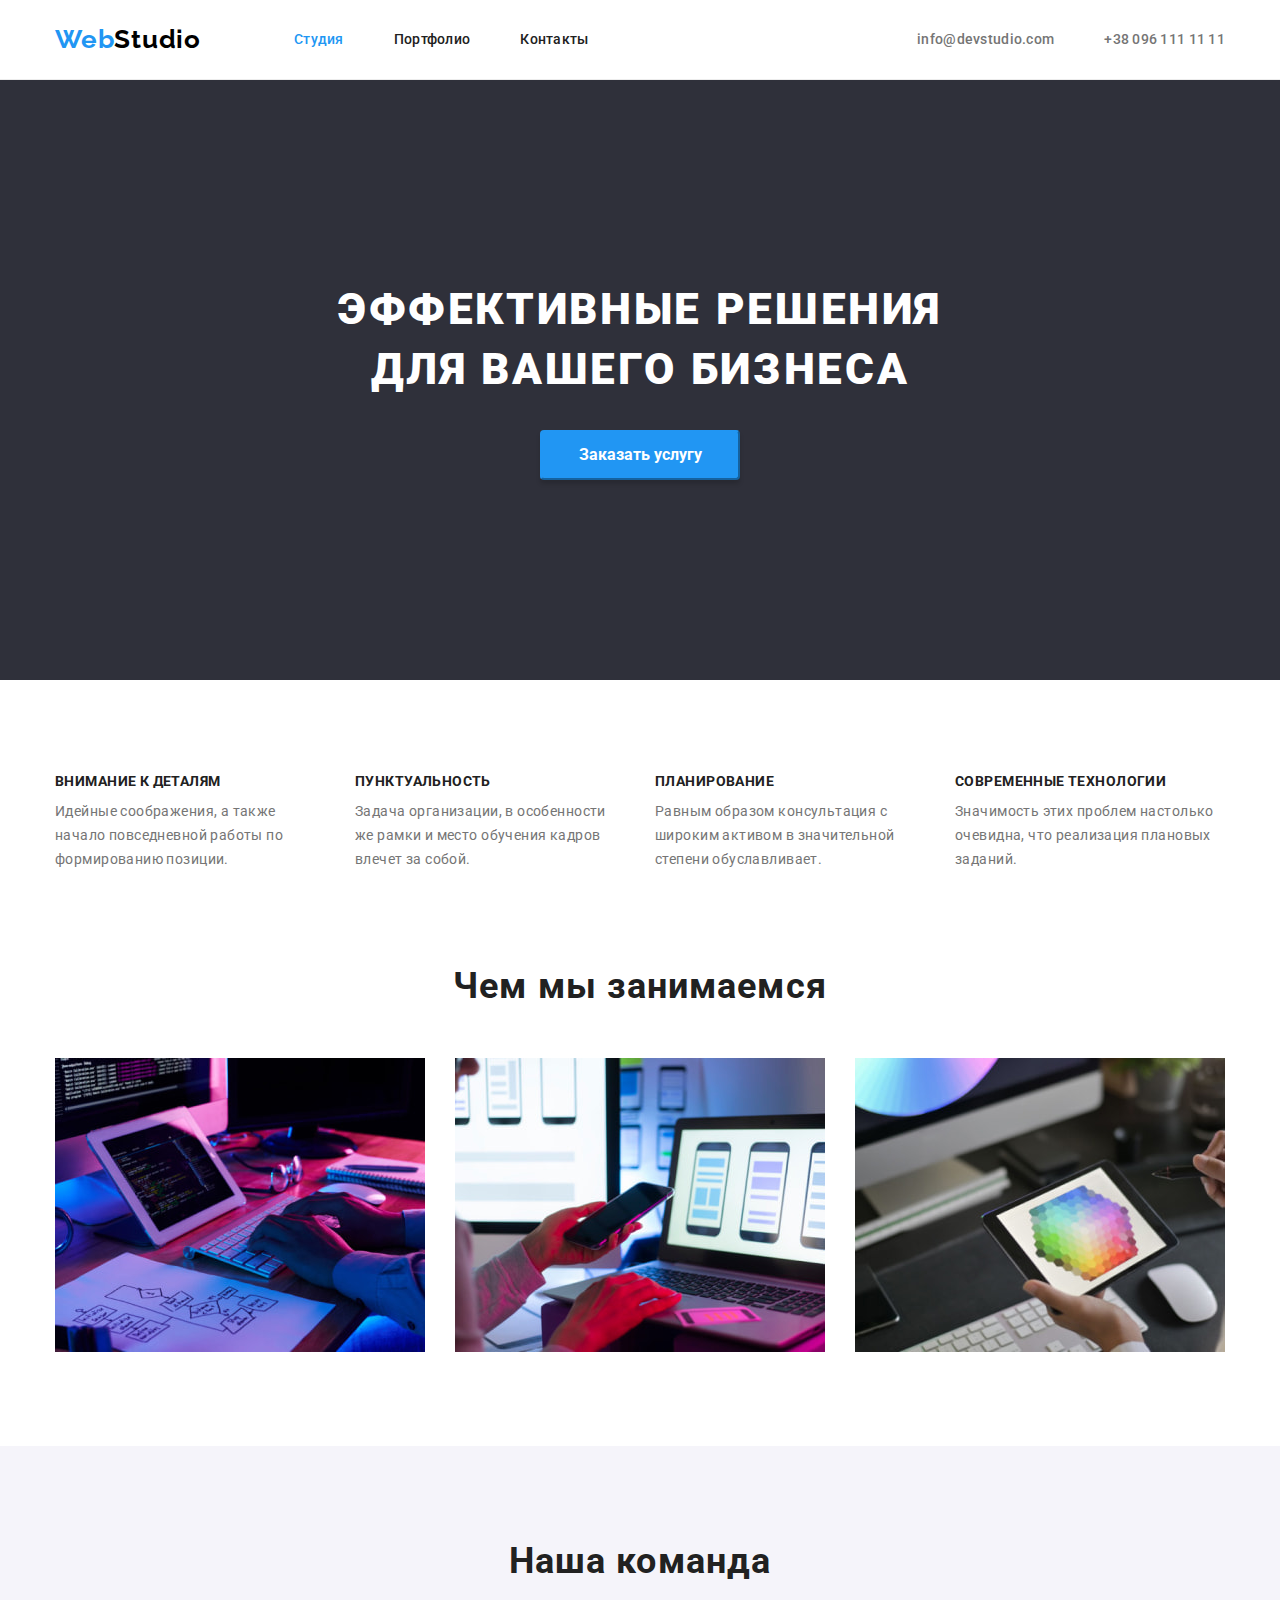
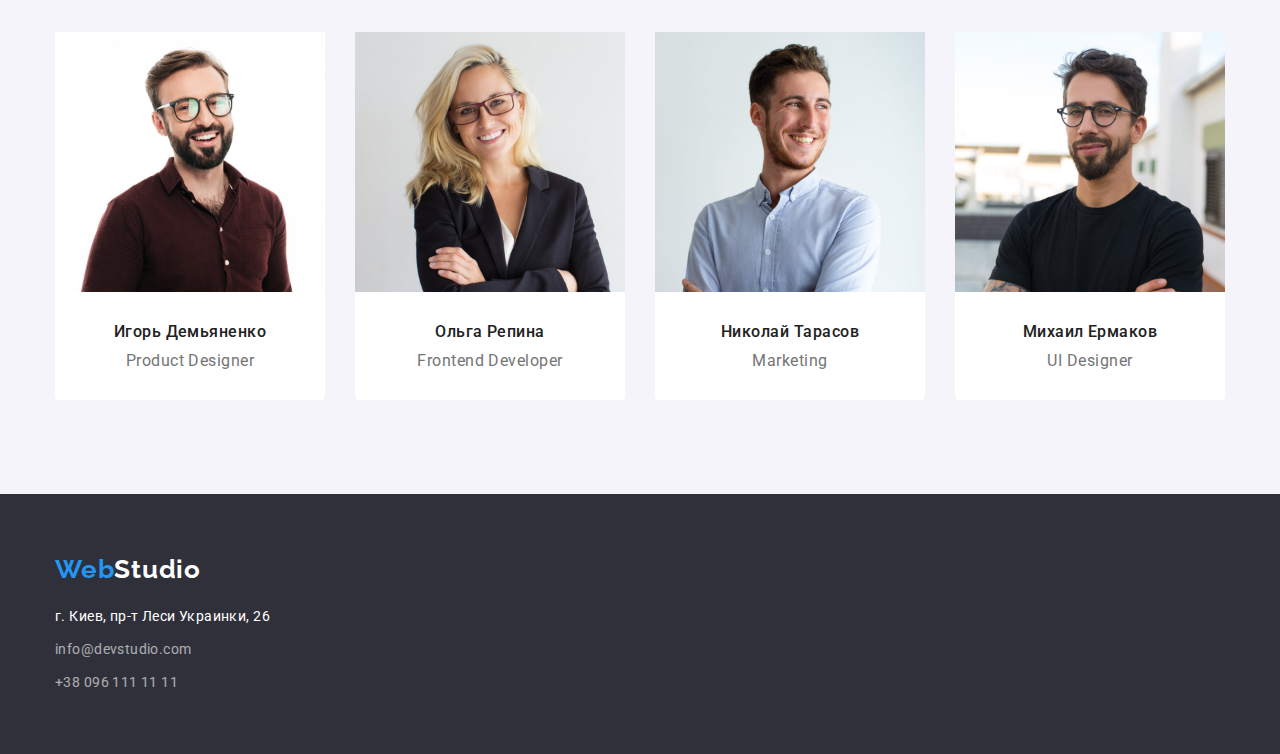
<file: index.html>
<!DOCTYPE html>
<html lang="ru">
  <head>
    <meta charset="UTF-8" />
    <meta http-equiv="X-UA-Compatible" content="IE=edge" />
    <meta name="viewport" content="width=device-width, initial-scale=1.0" />
    <link rel="preconnect" href="https://fonts.googleapis.com" />
    <link rel="preconnect" href="https://fonts.gstatic.com" crossorigin />
    <link
      href="https://fonts.googleapis.com/css2?family=Raleway:wght@700&family=Roboto:wght@400;500;700;900&display=swap"
      rel="stylesheet"
    />
    <link
      rel="stylesheet"
      href="https://cdnjs.cloudflare.com/ajax/libs/modern-normalize/1.1.0/modern-normalize.css"
      integrity="sha512-Y0MM+V6ymRKN2zStTqzQ227DWhhp4Mzdo6gnlRnuaNCbc+YN/ZH0sBCLTM4M0oSy9c9VKiCvd4Jk44aCLrNS5Q=="
      crossorigin="anonymous"
      referrerpolicy="no-referrer"
    />
    <link rel="stylesheet" href="./css/styles.css" />
    <title>Студия</title>
  </head>
  <body>
    <!--------------HEADER---------------->
    <header class="header">
      <div class="container">
        <nav class="menu-nav">
          <!-- prettier-ignore -->
          <a href="./index.html" class="link header-logo-text">
            <span>Web</span>Studio
          </a>
          <ul class="menu-nav-list list">
            <li class="menu-nav-item"><a href="./index.html" class="menu-nav-link link current">Студия</a></li>
            <li class="menu-nav-item"><a href="./portfolio.html" class="menu-nav-link link">Портфолио</a></li>
            <li class="menu-nav-item"><a href="" class="menu-nav-link link">Контакты</a></li>
          </ul>
        </nav>
        <ul class="header-contact-list list">
          <li class="header-contact-item">
            <a href="mailto:info@devstudio.com" class="header-contact-link link">info@devstudio.com</a>
          </li>
          <li class="header-contact-item">
            <a href="tel:+380961111111" class="header-contact-link link">+38 096 111 11 11</a>
          </li>
        </ul>
      </div>
    </header>
    <main>
      <!--------------HERO---------------->
      <section class="hero section">
        <div class="container">
          <h1 class="hero-title">
            Эффективные решения
            <!-- <br /> -->
            для вашего бизнеса
          </h1>
          <button type="button" class="hero-btn">Заказать услугу</button>
        </div>
      </section>
      <!--------------ADVANTAGES---------------->
      <section class="advantages section">
        <div class="container">
          <h2 class="visually-hidden advantages-title">Чем мы отличаемся</h2>
          <ul class="advantages-list list">
            <li class="advantages-item">
              <h3 class="advantages-item-title">Внимание к деталям</h3>
              <p class="advantages-item-text">
                Идейные соображения, а также начало повседневной работы по формированию позиции.
              </p>
            </li>
            <li class="advantages-item">
              <h3 class="advantages-item-title">Пунктуальность</h3>
              <p class="advantages-item-text">
                Задача организации, в особенности же рамки и место обучения кадров влечет за собой.
              </p>
            </li>
            <li class="advantages-item">
              <h3 class="advantages-item-title">Планирование</h3>
              <p class="advantages-item-text">
                Равным образом консультация с широким активом в значительной степени обуславливает.
              </p>
            </li>
            <li class="advantages-item">
              <h3 class="advantages-item-title">Современные технологии</h3>
              <p class="advantages-item-text">
                Значимость этих проблем настолько очевидна, что реализация плановых заданий.
              </p>
            </li>
          </ul>
        </div>
      </section>
      <!--------------LINEOFWORK---------------->
      <section class="lineofwork section">
        <div class="container">
          <h2 class="lineofwork-title title">Чем мы занимаемся</h2>
          <ul class="lineofwork-list list">
            <li class="lineofwork-item">
              <img src="./images/box1.jpg" alt="Для десктопа" width="370" />
            </li>
            <li class="lineofwork-item">
              <img src="./images/box2.jpg" alt="Для мобильных устройств" width="370" />
            </li>
            <li class="lineofwork-item">
              <img src="./images/box3.jpg" alt="Дизайн" width="370" />
            </li>
          </ul>
        </div>
      </section>
      <!--------------TEAM---------------->
      <section class="team section">
        <div class="container">
          <h2 class="team-title title">Наша команда</h2>
          <ul class="team-list list">
            <li class="team-item">
              <img src="./images/img01.jpg" alt="Игорь Демьяненко" width="270" />
              <div class="team-item-text">
                <h3 class="team-list-title">Игорь Демьяненко</h3>
                <p lang="en">Product Designer</p>
              </div>
            </li>
            <li class="team-item">
              <img src="./images/img02.jpg" alt="Ольга Репина" width="270" />
              <div class="team-item-text">
                <h3 class="team-list-title">Ольга Репина</h3>
                <p lang="en">Frontend Developer</p>
              </div>
            </li>
            <li class="team-item">
              <img src="./images/img03.jpg" alt="Николай Тарасов" width="270" />
              <div class="team-item-text">
                <h3 class="team-list-title">Николай Тарасов</h3>
                <p lang="en">Marketing</p>
              </div>
            </li>
            <li class="team-item">
              <img src="./images/img04.jpg" alt="Михаил Ермаков" width="270" />
              <div class="team-item-text">
                <h3 class="team-list-title">Михаил Ермаков</h3>
                <p lang="en">UI Designer</p>
              </div>
            </li>
          </ul>
        </div>
      </section>
    </main>
    <!--------------FOOTER---------------->
    <!-- prettier-ignore -->
    <footer class="footer">
      <div class="container">
      <a href="./index.html" class="footer-logo-text link">
        <span>Web</span>Studio
      </a>
      <address class="footer-contacts">
        <ul class="footer-contact-list list">
          <li class="footer-contact-item">
            <a  href="https://goo.gl/maps/B8DsiX6sq6uUKrXw9"
                target="_blank"
                rel="noopener noreferrer nofollow"
                class="footer-contact-link address-link link">
                г. Киев, пр-т Леси Украинки, 26
            </a>
          </li>
          <li class="footer-contact-item">
            <a href="mailto:info@devstudio.com" 
            class="footer-contact-link link">info@devstudio.com</a>
          </li>
          <li class="footer-contact-item">
            <a href="tel:+380961111111" 
            class="footer-contact-link link">+38 096 111 11 11</a>
          </li>
        </ul>
      </address>
      </div>
    </footer>
  </body>
</html>
</file>
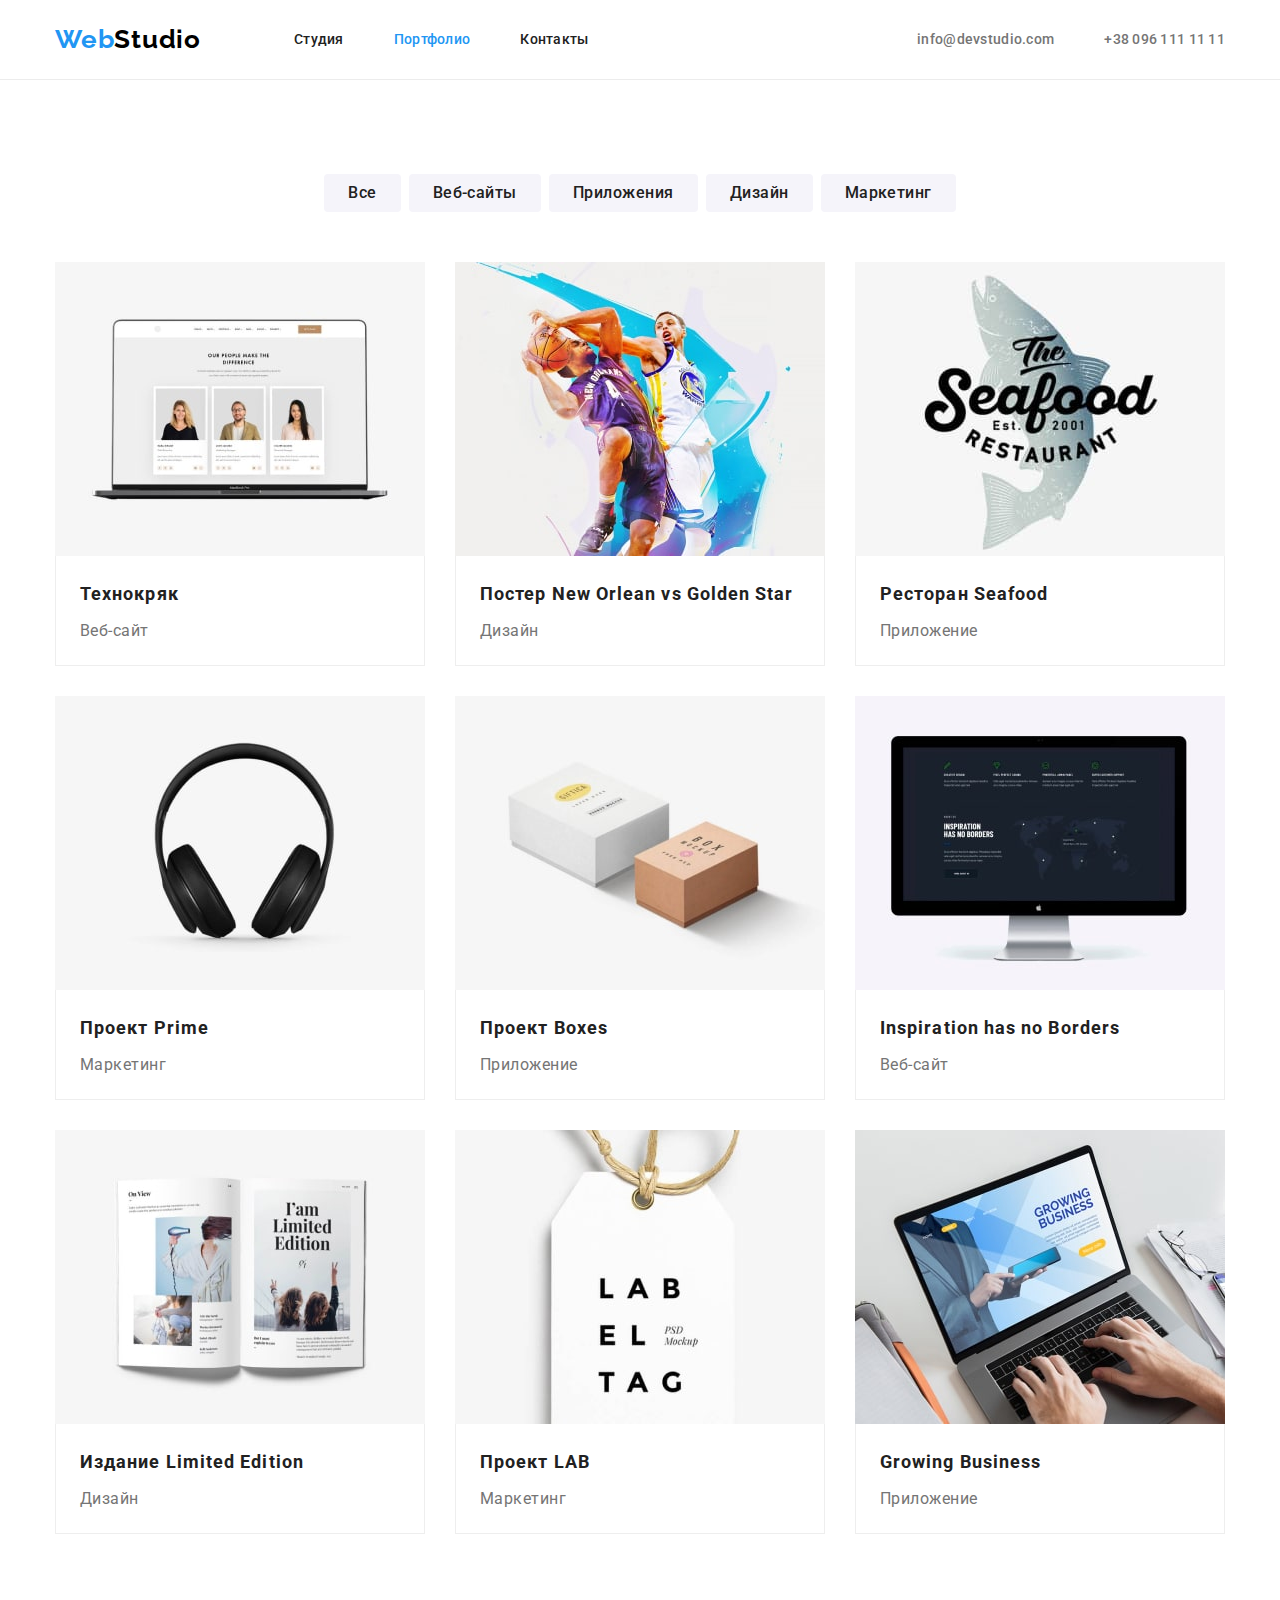
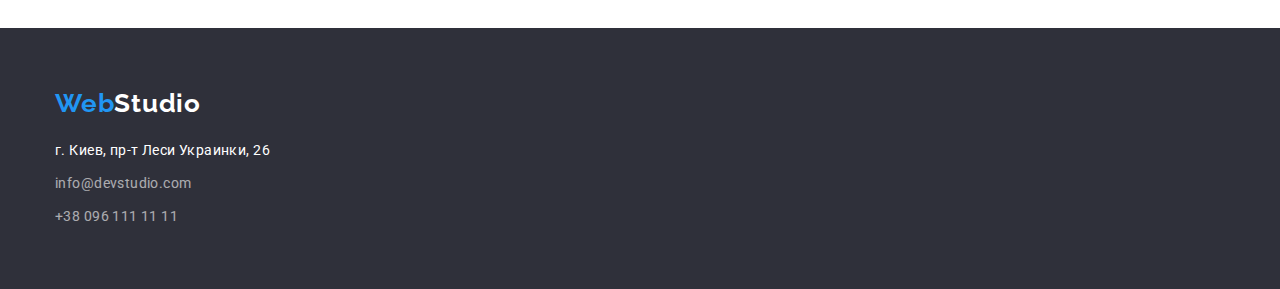
<file: portfolio.html>
<!DOCTYPE html>
<html lang="ru">
  <head>
    <meta charset="UTF-8" />
    <meta http-equiv="X-UA-Compatible" content="IE=edge" />
    <meta name="viewport" content="width=device-width, initial-scale=1.0" />
    <link rel="preconnect" href="https://fonts.googleapis.com" />
    <link rel="preconnect" href="https://fonts.gstatic.com" crossorigin />
    <link
      href="https://fonts.googleapis.com/css2?family=Raleway:wght@700&family=Roboto:wght@400;500;700;900&display=swap"
      rel="stylesheet"
    />
    <link
      rel="stylesheet"
      href="https://cdnjs.cloudflare.com/ajax/libs/modern-normalize/1.1.0/modern-normalize.css"
      integrity="sha512-Y0MM+V6ymRKN2zStTqzQ227DWhhp4Mzdo6gnlRnuaNCbc+YN/ZH0sBCLTM4M0oSy9c9VKiCvd4Jk44aCLrNS5Q=="
      crossorigin="anonymous"
      referrerpolicy="no-referrer"
    />
    <link rel="stylesheet" href="./css/styles.css" />
    <title>Портфолио</title>
  </head>
  <body>
    <header class="header">
      <div class="container">
        <nav class="menu-nav">
          <!-- prettier-ignore -->
          <a href="./index.html" class="header-logo-text link">
            <span>Web</span>Studio
          </a>
          <ul class="menu-nav-list list">
            <li class="menu-nav-item"><a href="./index.html" class="menu-nav-link link">Студия</a></li>
            <li class="menu-nav-item"><a href="./portfolio.html" class="menu-nav-link link current">Портфолио</a></li>
            <li class="menu-nav-item"><a href="" class="menu-nav-link link">Контакты</a></li>
          </ul>
        </nav>
        <ul class="header-contact-list list">
          <li class="header-contact-item">
            <a href="mailto:info@devstudio.com" class="header-contact-link link">info@devstudio.com</a>
          </li>
          <li class="header-contact-item">
            <a href="tel:+380961111111" class="header-contact-link link">+38 096 111 11 11</a>
          </li>
        </ul>
      </div>
    </header>
    <main>
      <section class="section">
        <div class="container">
          <h1 class="portfolio-title title visually-hidden">Список работ нашей студии</h1>
          <ul class="filter-btn-list list">
            <li class="filter-btn-item"><button class="filter-btn" type="button">Все</button></li>
            <li class="filter-btn-item"><button class="filter-btn" type="button">Веб-сайты</button></li>
            <li class="filter-btn-item"><button class="filter-btn" type="button">Приложения</button></li>
            <li class="filter-btn-item"><button class="filter-btn" type="button">Дизайн</button></li>
            <li class="filter-btn-item"><button class="filter-btn" type="button">Маркетинг</button></li>
          </ul>
          <ul class="portfolio-list list">
            <li class="portfolio-item">
              <img src="./images2/portfolio01.jpg" alt="Технокряк" width="370" height="294" height="294" />
              <div class="portfolio-item-text">
                <h2>Технокряк</h2>
                <p>Веб-сайт</p>
              </div>
            </li>
            <li class="portfolio-item">
              <img src="./images2/portfolio02.jpg" alt="Постер New Orlean vs Golden Star" width="370" height="294" />
              <div class="portfolio-item-text">
                <h2>Постер New Orlean vs Golden Star</h2>
                <p>Дизайн</p>
              </div>
            </li>
            <li class="portfolio-item">
              <img src="./images2/portfolio03.jpg" alt="Ресторан Seafood" width="370" height="294" />
              <div class="portfolio-item-text">
                <h2>Ресторан Seafood</h2>
                <p>Приложение</p>
              </div>
            </li>
            <li class="portfolio-item">
              <img src="./images2/portfolio04.jpg" alt="Проект Prime" width="370" height="294" />
              <div class="portfolio-item-text">
                <h2>Проект Prime</h2>
                <p>Маркетинг</p>
              </div>
            </li>
            <li class="portfolio-item">
              <img src="./images2/portfolio05.jpg" alt="Проект Boxes" width="370" height="294" />
              <div class="portfolio-item-text">
                <h2>Проект Boxes</h2>
                <p>Приложение</p>
              </div>
            </li>
            <li class="portfolio-item">
              <img src="./images2/portfolio06.jpg" alt="Inspiration has no Borders" width="370" height="294" />
              <div class="portfolio-item-text">
                <h2>Inspiration has no Borders</h2>
                <p>Веб-сайт</p>
              </div>
            </li>
            <li class="portfolio-item">
              <img src="./images2/portfolio07.jpg" alt="Издание Limited Edition<" width="370" height="294" />
              <div class="portfolio-item-text">
                <h2>Издание Limited Edition</h2>
                <p>Дизайн</p>
              </div>
            </li>
            <li class="portfolio-item">
              <img src="./images2/portfolio08.jpg" alt="Проект LAB" width="370" height="294" />
              <div class="portfolio-item-text">
                <h2>Проект LAB</h2>
                <p>Маркетинг</p>
              </div>
            </li>
            <li class="portfolio-item">
              <img src="./images2/portfolio09.jpg" alt="Growing Business" width="370" height="294" />
              <div class="portfolio-item-text">
                <h2>Growing Business</h2>
                <p>Приложение</p>
              </div>
            </li>
          </ul>
        </div>
      </section>
    </main>
    <!-- prettier-ignore -->
    <footer class="footer">
      <div class="container">
      <a href="./index.html" class="footer-logo-text link">
        <span>Web</span>Studio
      </a>
      <address class="footer-contacts">
        <ul class="footer-contact-list list">
          <li class="footer-contact-item">
            <a  href="https://goo.gl/maps/B8DsiX6sq6uUKrXw9"
                target="_blank"
                rel="noopener noreferrer nofollow"
                class="footer-contact-link address-link link">
                г. Киев, пр-т Леси Украинки, 26
            </a>
          </li>
          <li class="footer-contact-item">
            <a href="mailto:info@devstudio.com" 
            class="footer-contact-link link">info@devstudio.com</a>
          </li>
          <li class="footer-contact-item">
            <a href="tel:+380961111111" 
            class="footer-contact-link link">+38 096 111 11 11</a>
          </li>
        </ul>
      </address>
      </div>
    </footer>
  </body>
</html>
</file>
<file: css/styles.css>
:root {
  --primary-bnd-color: #ffffff;
  --secondary-bnd-color: #f5f4fa;
  --darker-bnd-color: #2f303a;
  --title-color: #212121;
  --item-text-color: #757575;
  --accent-color: #2196f3;
  --first-active-color: #2196f3;
  --second-active-color: #188ce8;
}

p,
h1,
h2,
h3,
h4,
h5,
h6 {
  margin: 0;
}

ul,
ol {
  margin: 0;
  padding-left: 0;
}

address {
  font-style: normal;
}

a {
  color: currentColor;
}

button {
  font-family: inherit;
  display: inline-block;
  cursor: pointer;
  text-align: center;
  /* расширяем кликабельную площадь кнопки*/
  /* border: 1px solid transparent; */
}

img {
  display: block;
  max-width: 100%;
  height: auto;
}

body {
  font-family: "Roboto", "Arial", sans-serif;
  color: var(--item-text-color);
}

.list {
  list-style: none;
}

.link {
  text-decoration: none;
  display: inline-block;
}

.container {
  /* width: 1200px; */
  /* простой вариант, не реагирует на ширину монитора */

  /* width: 100%; */
  /* width: 100% одновременно перед max-width задаем для ... (уточнить!) */
  max-width: 1200px;

  margin-left: auto;
  margin-right: auto;
  padding-left: 15px;
  padding-right: 15px;
  /* outline: 2px solid red; */
}

.section {
  padding-top: 94px;
  padding-bottom: 94px;
  background-color: var(--primary-bnd-color);
}

.visually-hidden {
  position: absolute;
  white-space: nowrap;
  width: 1px;
  height: 1px;
  overflow: hidden;
  border: 0;
  padding: 0;
  clip: rect(0 0 0 0);
  clip-path: inset(50%);
  margin: -1px;
}

.title {
  font-weight: 700;
  font-size: 36px;
  line-height: 1.17;
  text-align: center;
  letter-spacing: 0.03em;
  color: var(--title-color);
  margin-bottom: 50px;
}

/* ------------HEADER-------------- */
.header {
  padding: 24px 0;
  border-bottom: 1px solid #ececec;
}

.header > .container {
  display: flex;
  align-items: center;
}

.header-logo-text,
.footer-logo-text {
  display: inline-block;
  font-family: "Raleway", sans-serif;
  font-weight: 700;
  font-size: 26px;
  line-height: 1.19;
  letter-spacing: 0.03em;
  color: black;
  margin-right: 93px;
  /* outline: 2px solid tomato; */
}

.header-logo-text span,
.footer-logo-text span {
  color: var(--accent-color);
}

.menu-nav {
  display: flex;
  align-items: center;
}

.menu-nav-link {
  font-weight: 500;
  font-size: 14px;
  line-height: 1.14;
  letter-spacing: 0.02em;
  color: var(--title-color);
}

.header-contact-list {
  margin-left: auto;
}

.header .list {
  display: flex;
  gap: 50px;
}

/* другой способ задать расстояния между элементами списка */
/* .menu-nav-item:not(:last-child) {
  margin-right: 50px;
} */

.current {
  color: var(--accent-color);
}

.menu-nav-link:hover,
.menu-nav-link:focus {
  background-color: #ffffff;
  color: var(--accent-color);
}

.header-contact-list {
}

.header-contact-link {
  font-weight: 500;
  font-size: 14px;
  line-height: 16px;
  letter-spacing: 0.02em;
  /* color: var(--item-text-color); */
  color: inherit;
}

.header-contact-link:hover,
.header-contact-link:focus {
  background-color: #ffffff;
  color: var(--accent-color);
}

/* ------------HERO-------------- */

.hero.section {
  padding-top: 200px;
  padding-bottom: 200px;
  background: var(--darker-bnd-color);
  text-align: center;
}

.hero-title {
  font-family: "Roboto", sans-serif;
  font-weight: 900;
  font-size: 44px;
  line-height: 1.36;
  letter-spacing: 0.06em;
  text-transform: uppercase;
  text-align: center;
  color: #ffffff;
  /* padding-top: 200px; */
  display;
  width: 696px;
  margin-bottom: 30px;
  margin-left: auto;
  margin-right: auto;
}

.hero-btn {
  font-weight: 700;
  font-size: 16px;
  line-height: 1.88;
  color: #ffffff;
  background-color: var(--first-active-color);
  border-color: var(--first-active-color);
  border-radius: 4px;
  text-align: inherit;
  min-width: 200px;
  padding: 8px 32px;
  box-shadow: 0px 4px 4px rgba(0, 0, 0, 0.15);

  /* display: flex;
  align-items: center;
  text-align: center;
  letter-spacing: 0.06em; */
}

.hero-btn:active {
  background-color: var(--second-active-color);
  border-color: var(--second-active-color);
}

/* ------------ADVANTAGES-------------- */
.advantages.section {
  padding-bottom: 0;
}

.advantages-list {
  display: flex;
  flex-wrap: wrap;
  justify-content: space-between;
  align-items: center;
}

.advantages-item {
  max-width: 270px;
  flex-basis: 270px;
}

.advantages-item-title {
  font-weight: 700;
  font-size: 14px;
  line-height: 1.14;
  letter-spacing: 0.03em;
  text-transform: uppercase;
  color: var(--title-color);
  margin-bottom: 10px;
}

.advantages-item-text {
  font-size: 14px;
  line-height: 1.71;
  letter-spacing: 0.03em;
  /* color: var(--item-text-color); */
  color: inherit;
}

/* ------------LINE OF WORK-------------- */

.lineofwork-list {
  display: flex;
  flex-wrap: wrap;
  gap: 30px;
}

/* ------------TEAM-------------- */
.team.section {
  background-color: var(--secondary-bnd-color);
}

.team-list {
  display: flex;
  gap: 30px;
  flex-wrap: wrap;
}

.team-item {
  background-color: var(--primary-bnd-color);
  /* width: calc((100%-90px) / 4); */
  max-width: 260 px;
  border-bottom-left-radius: 4px ;
  border-bottom-right-radius: 4px;
}
.team-item-text {
  padding: 30px 0;
}

.team-list-title {
  font-weight: 500;
  font-size: 16px;
  line-height: 1.19;
  text-align: center;
  letter-spacing: 0.03em;
  color: var(--title-color);
  margin-bottom: 10px;
}

.team-list p {
  font-size: 16px;
  line-height: 19px;
  text-align: center;
  letter-spacing: 0.03em;
  /* color: var(--item-text-color); */
  color: inherit;
}

/* ------------FOOTER-------------- */

.footer {
  background-color: var(--darker-bnd-color);
  padding: 60px 0;
}
.footer-logo-text {
  color: #ffffff;
  margin-right: 0;
  margin-bottom: 20px;
}

.footer-contact-item:not(:last-child) {
  margin-bottom: 9px;
}

/* вариант для задания большего количества свойств последнему элементу */
/* .footer-contact-item:last-child {
  margin-bottom: 0;
} */

.footer-contact-link {
  font-size: 14px;
  line-height: 1.71;
  letter-spacing: 0.03em;
  color: #ffffff;
  opacity: 0.6;
}

.address-link {
  opacity: 1;
}

.footer-contact-link:hover,
.footer-contact-link:focus {
  opacity: 1;
  color: var(--accent-color);
}

/* ------------PORTFOLIO-------------- */

.filter-btn-list {
  display: flex;
  justify-content: center;
  gap: 8px;
  margin-bottom: 50px;
}

.filter-btn {
  font-family: inherit;
  font-weight: 500;
  font-size: 16px;
  line-height: 1.62;
  text-align: center;
  letter-spacing: 0.03em;
  color: var(--title-color);
  background-color: var(--secondary-bnd-color);
  border-color: var(--secondary-bnd-color);
  border-style: solid;
  border-radius: 4px;
  padding: 4px 22px;
  cursor: pointer;
}

.filter-btn:hover,
.filter-btn:focus,
.filter-btn:active {
  background-color: var(--first-active-color);
  color: #ffffff;
}

.portfolio-list {
  display: flex;
  flex-wrap: wrap;
  gap: 30px;

  /*другой способ построения сетки*/
  /* margin: -15px; */
}

.portfolio-item {
  width: calc((100% - 60px) / 3);
  /*другой способ построения сетки*/
  /* width: calc(100% / 3 - 30px);
  margin: 15px; */
}

.portfolio-item-text {
  padding: 20px 24px 19px;
  border: 1px;
  border-style: solid;
  border-top-width: 0;
  border-top-style: hidden;
  border-color: #eeeeee;

}

.portfolio-item h2 {
  font-weight: 700;
  font-size: 18px;
  line-height: 2;
  letter-spacing: 0.06em;
  color: var(--title-color);
  margin-bottom: 4px;
}

.portfolio-item p {
  font-size: 16px;
  line-height: 1.88;
  letter-spacing: 0.03em;
  /* color: var(--item-text-color); */
  color: inherit;
}
</file>
